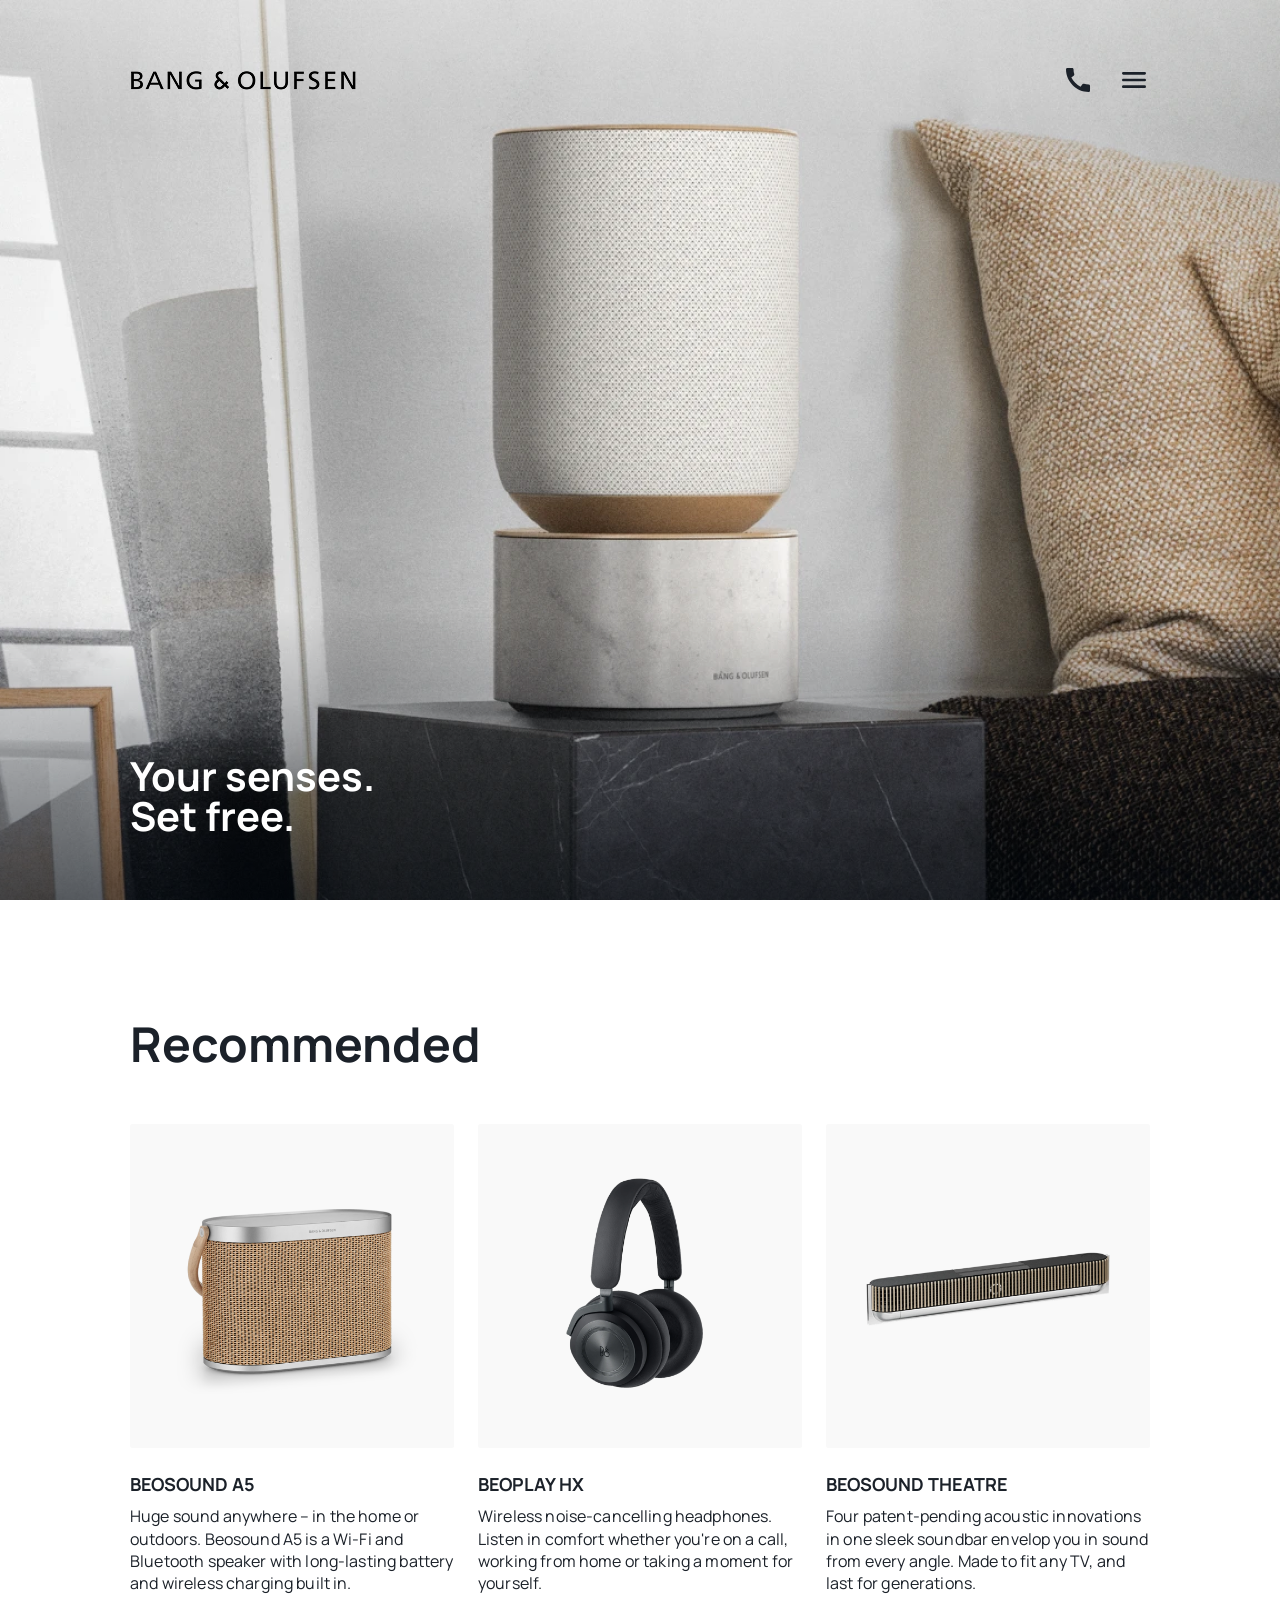
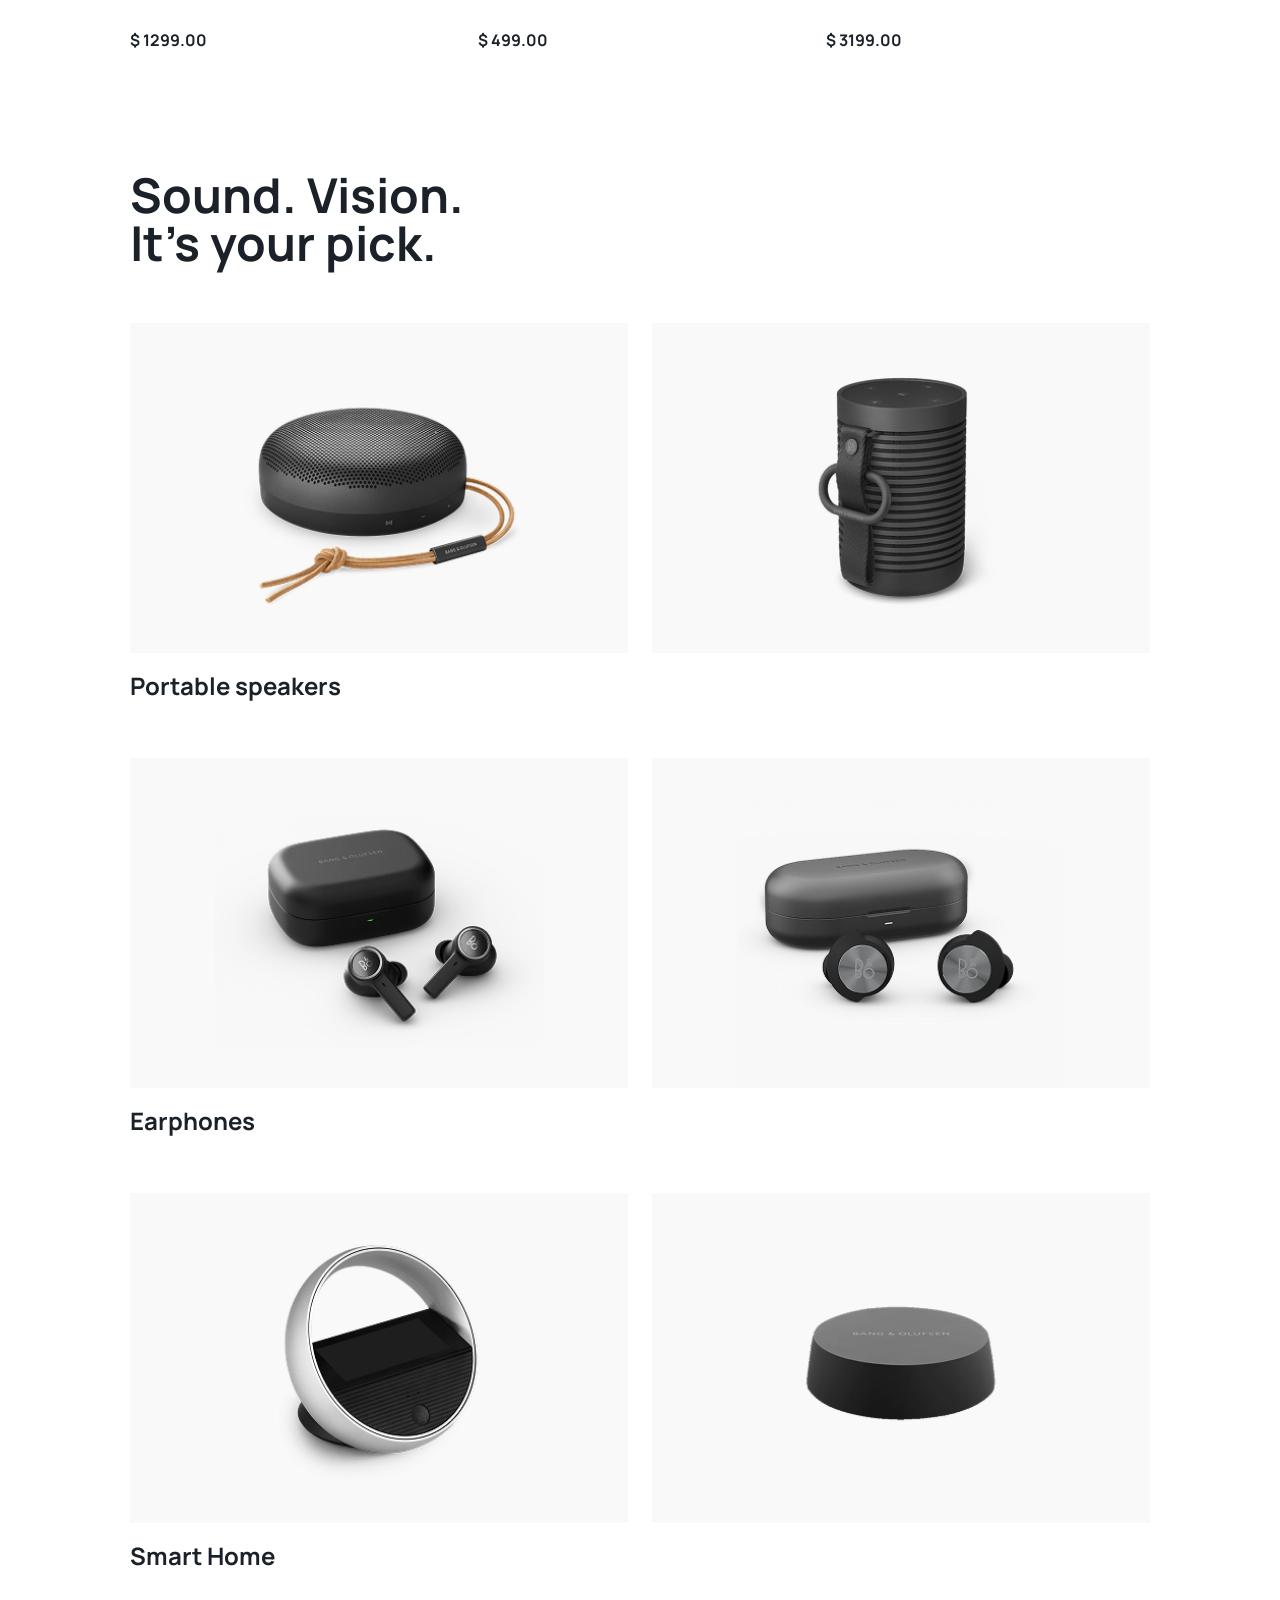
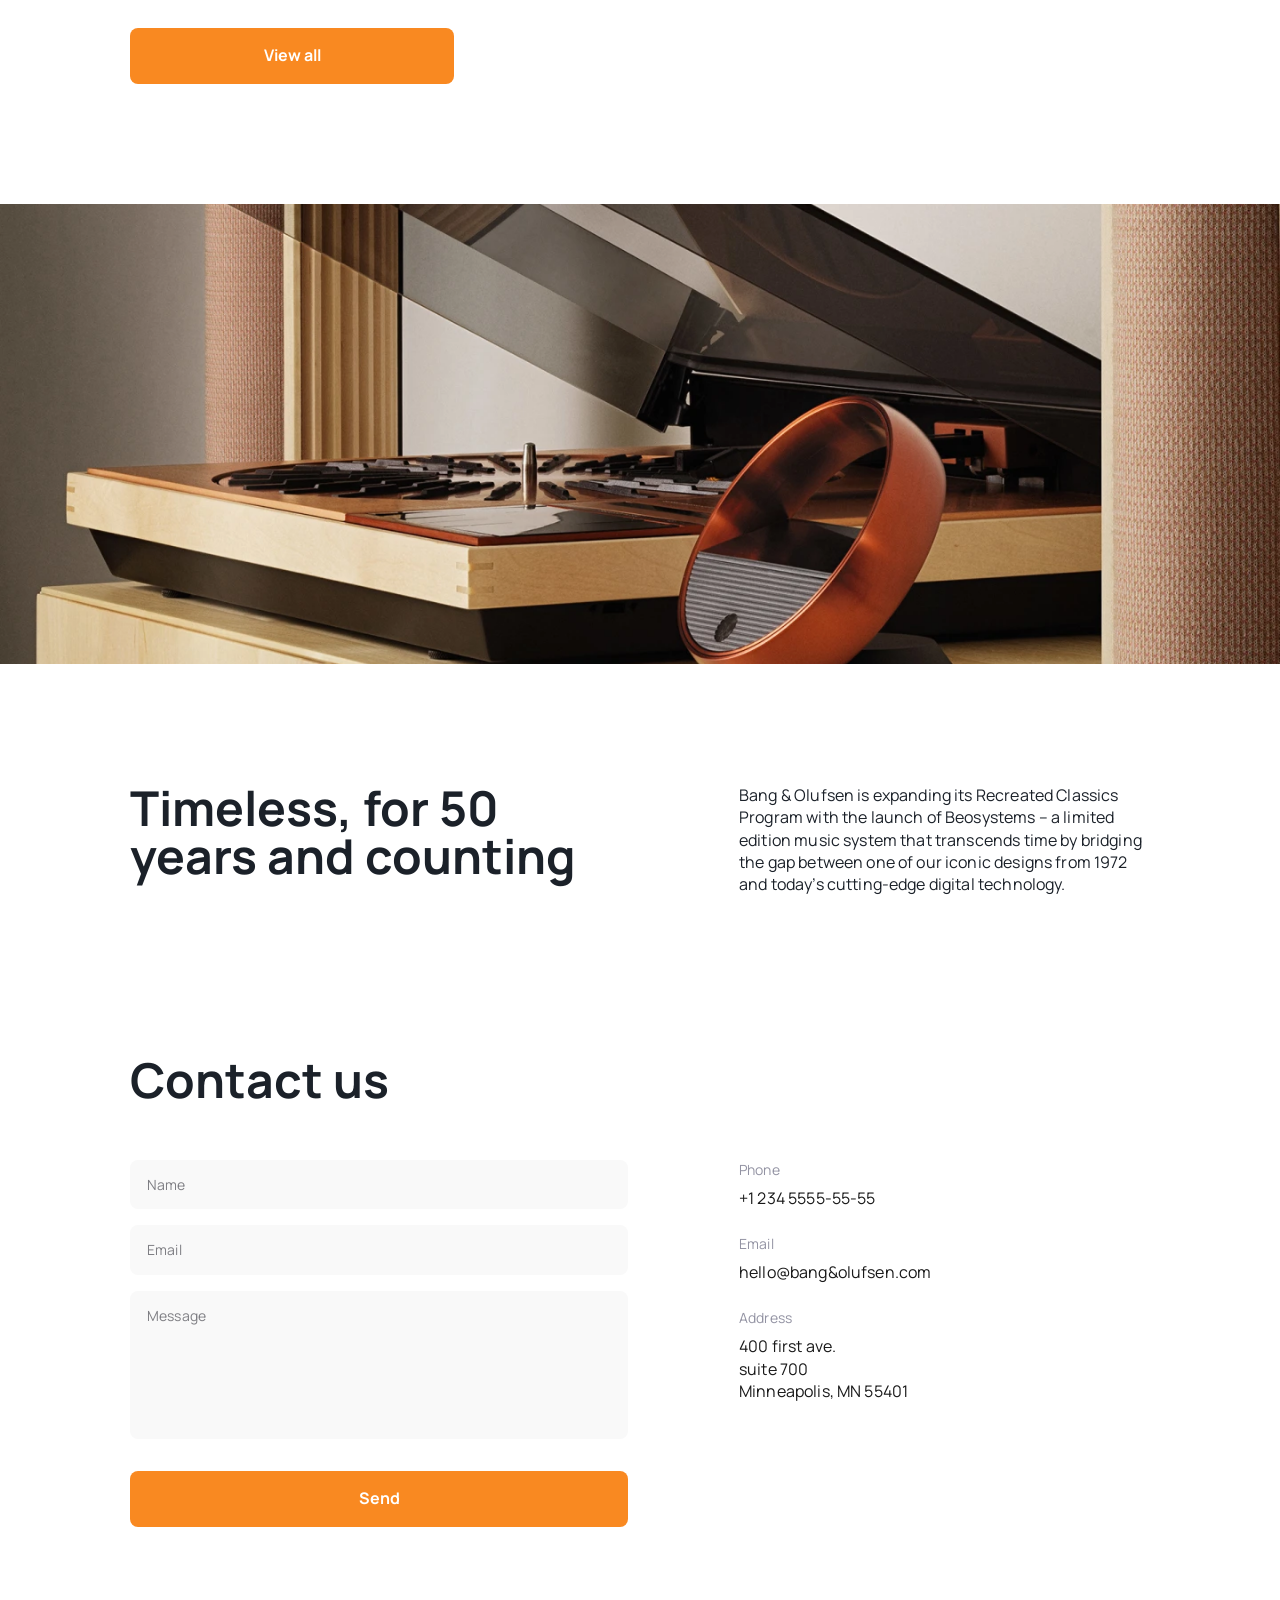
<file: index.html>
<!DOCTYPE html><html lang=en class=page><meta charset=UTF-8><meta name=viewport content="width=device-width, initial-scale=1.0"><title>Bose</title><link rel=icon type=image/png sizes=16x16 href=favicon.79e48c82.png><meta name=msapplication-TileColor content=#ffffff><meta name=theme-color content=#ffffff><link href="https://fonts.googleapis.com/css2?family=Manrope:wght@200..800&amp;display=swap" rel=stylesheet><link rel=stylesheet href=layout_landing-page.64155216.css><script src=layout_landing-page.23fa85ed.js defer></script><body class=page__body>
    
    <header class=header>
      <div class=container>
        <div class=header__content>
          <div class=top-bar>
            <a href=# class=top-bar__logo-link>
              <img class=top-bar__logo src=logo.4329d020.png alt="Bose logo">
            </a>
            <div class=top-bar__icons>
              <a href="tel:+1 234 5555-55-55" class="icon icon--phone"></a>
              <a href=#menu class="icon icon--menu"></a>
            </div>
          </div>
          <div class=header__bottom>
            <h1 class=header__title>
              Your senses.
              <br>
              Set free.
            </h1>
          </div>
        </div>
      </div>
    </header>

    <aside class="menu page__menu" id=menu>
      <div class=container>
        <div class="menu__top top-bar">
          <a href=# class=top-bar__logo-link>
            <img class=top-bar__logo src=logo.4329d020.png alt="Bose logo">
          </a>
          <a href=# class="icon icon--close"></a>
        </div>
        <div class=menu__bottom>
          <nav class="menu__nav nav">
            <ul class=nav__list>
              <li class=nav__item>
                <a class=nav__link href=#recommended>
                  Recommended
                </a>
              </li>
              <li class=nav__item>
                <a class=nav__link href=#categories>
                  Categories
                </a>
              </li>
              <li class=nav__item>
                <a class=nav__link href=#about>
                  About Us
                </a>
              </li>
              <li class=nav__item>
                <a class=nav__link href=#contacts>
                  Contact Us
                </a>
              </li>
            </ul>
          </nav>
          <a href="tel:+1 234 5555-55-55" class=menu__phone-number>
            +1 234 5555-55-55
          </a>
          <a href="tel:+1 234 5555-55-55" class=menu__call-to-order>
            call to order
          </a>
        </div>
      </div>
    </aside>
    

    <main class=main>
      <div class=container>
        <div class=main__content>
          <section class=recommended id=recommended>
            <h2 class=section-title>Recommended</h2>
            <div class=recommended__products>
              <article class="product recommended__product">
                <img class=product__photo src=beosound.33d64b20.png alt="beosound A5">
                <h3 class=product__title>BEOSOUND A5</h3>
                <p class=product__text>
                  Huge sound anywhere – in the home or outdoors. Beosound A5 is
                  a Wi-Fi and Bluetooth speaker with long-lasting battery and
                  wireless charging built in.
                </p>
                <p class=product__price>$ 1299.00</p>
              </article>

              <article class="product recommended__product">
                <img class=product__photo src=beoplay.2b53616e.png alt="beosound HX">
                <h3 class=product__title>BEOPLAY HX</h3>
                <p class=product__text>
                  Wireless noise-cancelling headphones. Listen in comfort
                  whether you're on a call, working from home or taking a moment
                  for yourself.
                </p>
                <p class=product__price>$ 499.00</p>
              </article>

              <article class="product recommended__product">
                <img class=product__photo src=beosound-theatre.04b6be98.png alt="beosound theatre">
                <h3 class=product__title>BEOSOUND THEATRE</h3>
                <p class=product__text>
                  Four patent-pending acoustic innovations in one sleek soundbar
                  envelop you in sound from every angle. Made to fit any TV, and
                  last for generations.
                </p>
                <p class=product__price>$ 3199.00</p>
              </article>
            </div>
          </section>

          <section class=categories id=categories>
            <h2 class=section-title>
              Sound. Vision.
              <br>
              It’s your pick.
            </h2>

            <div class=categories__wrapper>
              <article class=category>
                <div class=category__photos>
                  <a class=category__link href=#>
                    <picture>
                      <source media="(max-width: 575px)" srcset=portable-speakers-mobile-1.8e8e5bed.png>
                      <img class=category__photo src=portable-speakers-1.b1179ba9.png alt=portable-speakers-1>
                    </picture>
                  </a>

                  <a class=category__link href=#>
                    <picture>
                      <source media="(max-width: 575px)" srcset=portable-speakers-mobile-2.80e6a6cf.png>
                      <img class=category__photo src=portable-speakers-2.53db03c9.png alt=portable-speakers-2>
                    </picture>
                  </a>
                </div>

                <h3 class=category__title>Portable speakers</h3>
              </article>

              <article class=category>
                <div class=category__photos>
                  <a class=category__link href=#>
                    <picture>
                      <source media="(max-width: 575px)" srcset=earphones-mobile-1.d608076d.png>
                      <img class=category__photo src=earphones-1.42464063.png alt=earphones-1>
                    </picture>
                  </a>

                  <a class=category__link href=#>
                    <picture>
                      <source media="(max-width: 575px)" srcset=earphones-mobile-2.95eec77f.png>
                      <img class=category__photo src=earphones-2.3b6ff675.png alt=earphones-2>
                    </picture>
                  </a>
                </div>

                <h3 class=category__title>Earphones</h3>
              </article>

              <article class=category>
                <div class=category__photos>
                  <a class=category__link href=#>
                    <picture>
                      <source media="(max-width: 575px)" srcset=smart-home-mobile-1.ddec169b.png>
                      <img class=category__photo src=smart-home-1.81f5bc92.png alt=smart-home-1>
                    </picture>
                  </a>

                  <a class=category__link href=#>
                    <picture>
                      <source media="(max-width: 575px)" srcset=smart-home-mobile-2.6768fd10.png>
                      <img class=category__photo src=smart-home-2.f3891ddd.png alt=smart-home-2>
                    </picture>
                  </a>
                </div>

                <h3 class=category__title>Smart Home</h3>

                <div class=category__btn>
                  <a class=btn href=#>
                    View all
                  </a>
                </div>
              </article>
            </div>
          </section>
        </div>
        
      </div>
      

      <img class=page__bg src=page-bg.449df8e2.png alt=page-image>

      <div class=container>
        <div class=main__content>
          <section class=about id=about>
            <h2 class="about__title section-title">
              Timeless, for 50 years and counting
            </h2>

            <div class=about__content>
              <p class=about__text>
                Bang &amp; Olufsen is expanding its Recreated Classics Program with
                the launch of Beosystems – a limited edition music system that
                transcends time by bridging the gap between one of our iconic
                designs from 1972 and today’s cutting-edge digital technology.
              </p>
            </div>
          </section>

          <section class=contacts id=contacts>
            <h2 class=section-title>Contact us</h2>

            <div class=contacts__content>
              <form class=contacts__form onsubmit="event.preventDefault(); this.reset();">
                <div class=contacts__form-field>
                  <input class=contacts__input name=username placeholder=Name required>
                </div>

                <div class=contacts__form-field>
                  <input class=contacts__input type=email name=email placeholder=Email required>
                </div>

                <div class="contacts__form-field contacts__form-field--textarea">
                  <textarea class="contacts__input contacts__input--textarea" name=text placeholder=Message required></textarea>
                </div>

                <button class="btn btn--form">
                  Send
                </button>
              </form>

              <div class=contacts__info>
                <div class=contacts__item>
                  <div class=contacts__title>Phone</div>
                  <a class=contacts__contact href="tel:+1 234 5555-55-55">
                    +1 234 5555-55-55
                  </a>
                </div>

                <div class=contacts__item>
                  <div class=contacts__title>Email</div>
                  <a class=contacts__contact href=email:hello@bang&olufsen.com>
                    hello@bang&amp;olufsen.com
                  </a>
                </div>

                <div class=contacts__item>
                  <div class=contacts__title>Address</div>
                  <a class=contacts__contact href="https://www.google.com/maps/@52.6898437,17.2370567,3z?entry=ttu&amp;g_ep=EgoyMDI1MTIwOS4wIKXMDSoASAFQAw%3D%3D" target=_blank>
                    400 first ave.
                    <br>
                    suite 700
                    <br>
                    Minneapolis, MN 55401
                  </a>
                </div>
              </div>
            </div>
          </section>
        </div>
        
      </div>
      
    </main>
</file>
